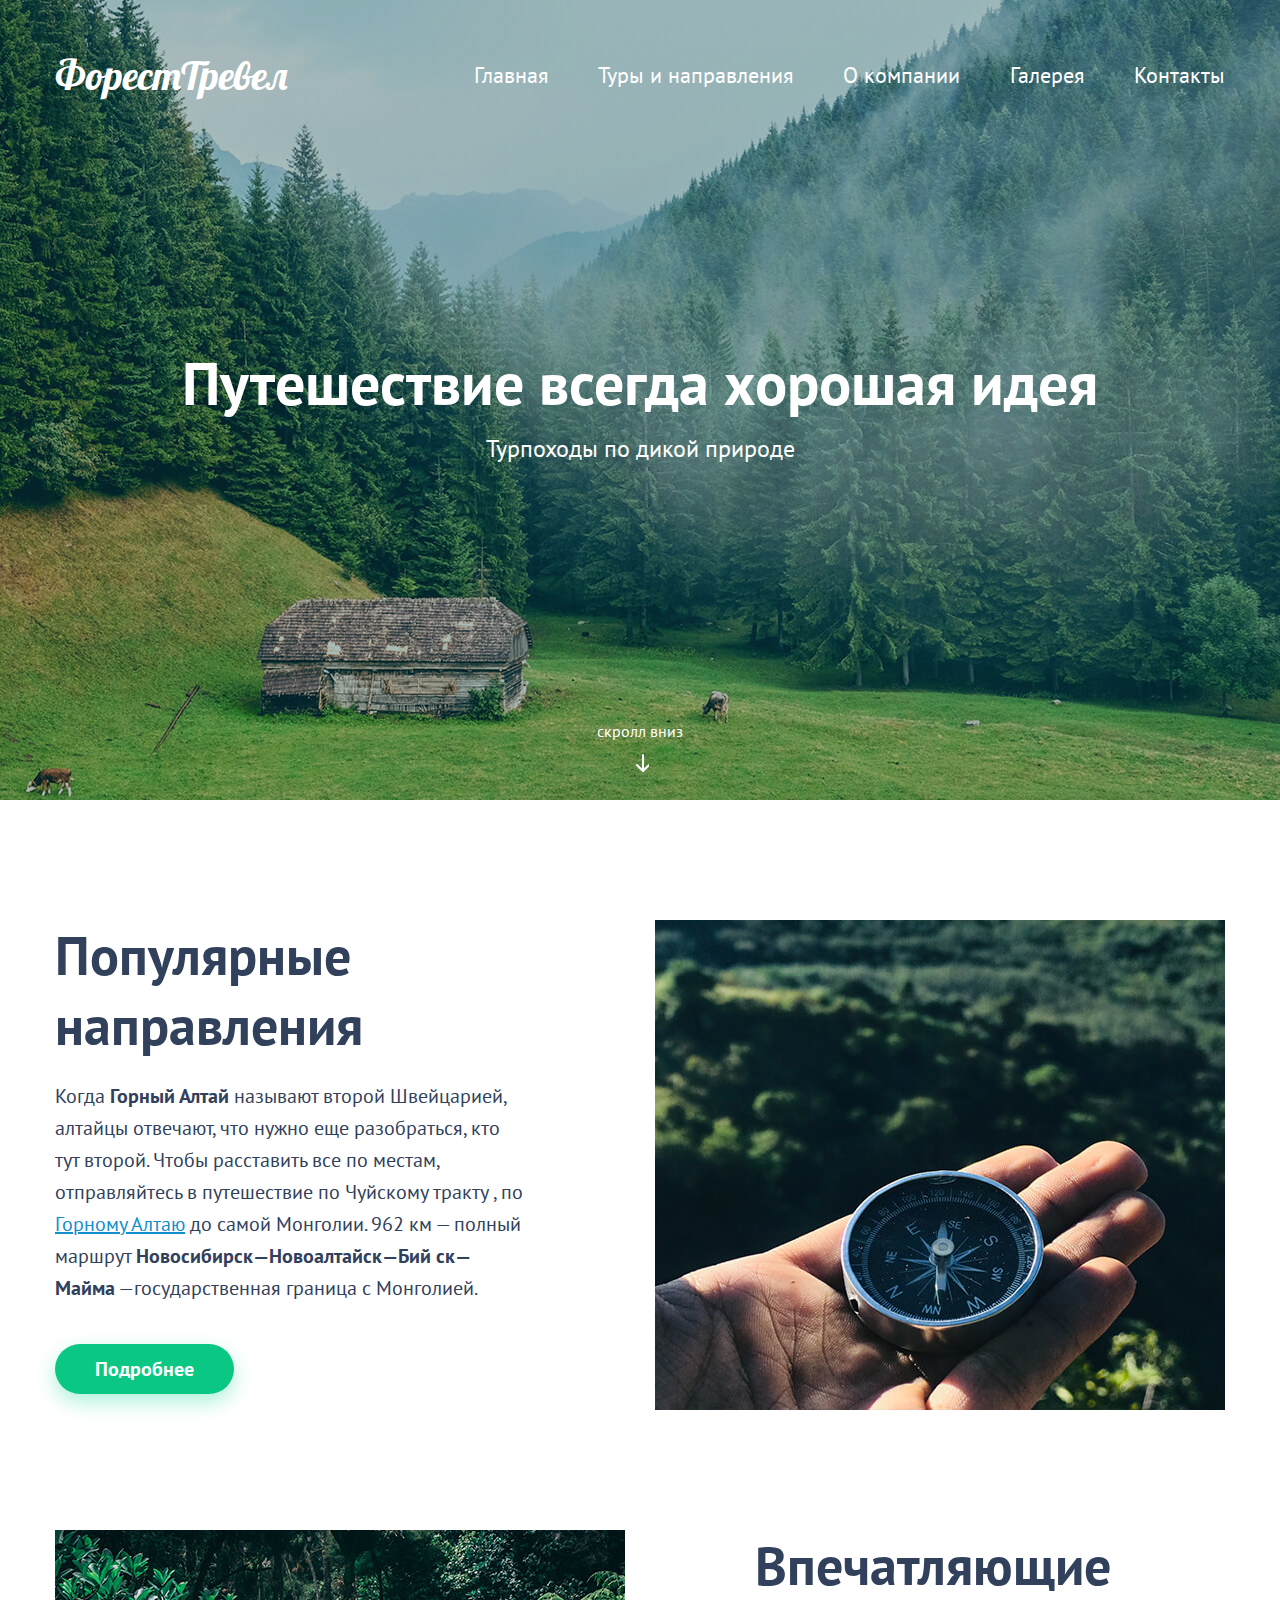
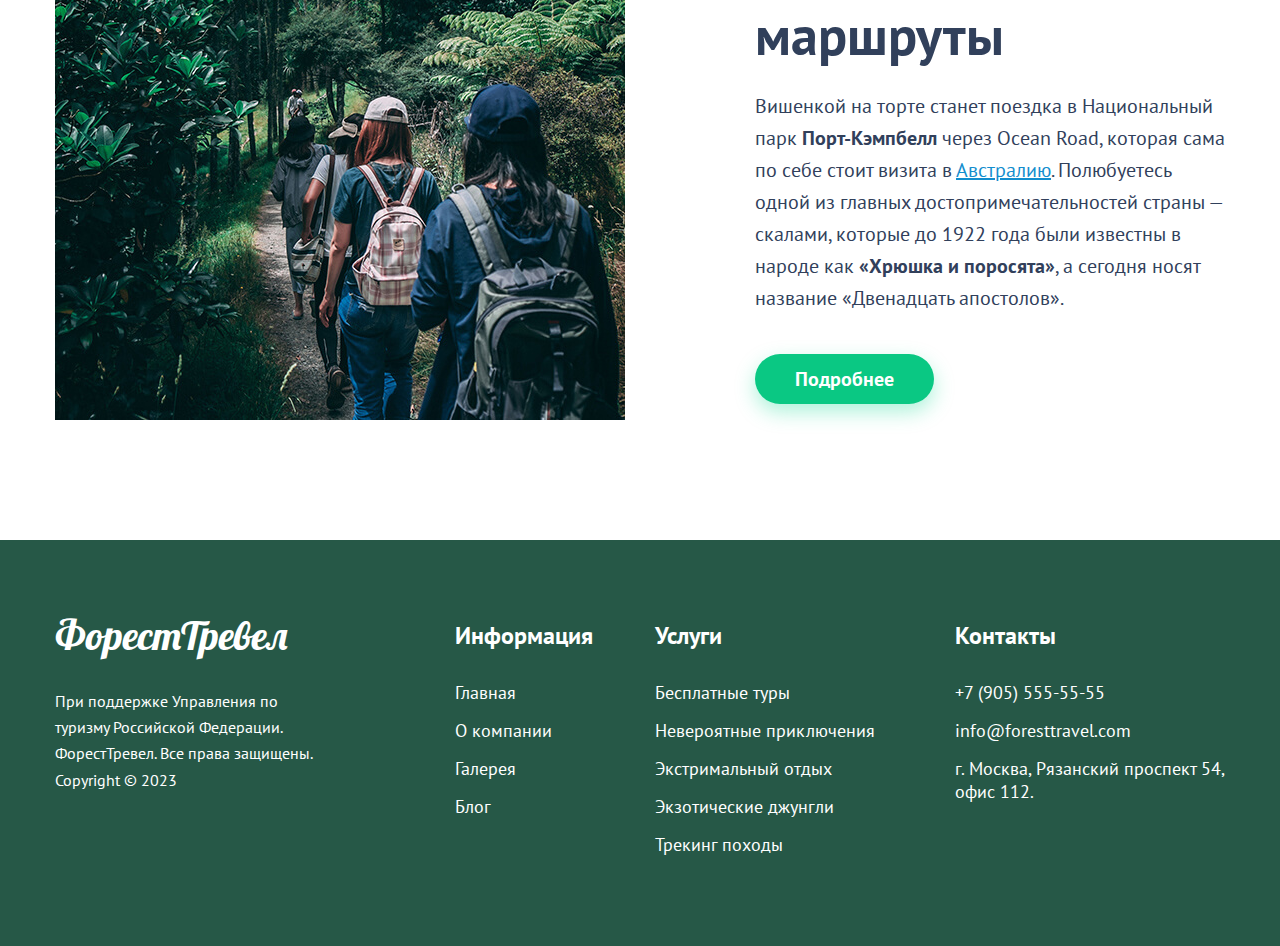
<file: index.html>
<!DOCTYPE html>
<html lang="ru">
	<head>
		<meta charset="UTF-8" />
		<meta name="viewport" content="width=device-width, initial-scale=1.0">

		<title>Туристическое агентство Форест Тревел</title>
		<meta
			name="description"
			content="Турпоходы по дикой природе от туристического агентства Форест Тревел в Москве"
		/>
		<meta name="keywords" content="турпоходы, лес, природа, турагентство, Форест Тревел" />

		<link rel="stylesheet" href="./css/main.css" />
		<link rel="stylesheet" href="./css/media.css" />

		<link rel="preconnect" href="https://fonts.gstatic.com" />
		<link
			href="https://fonts.googleapis.com/css2?family=Lobster&family=PT+Sans:wght@400;700&display=swap"
			rel="stylesheet"
		/>

		<meta property="og:url" content="https://webcademy.ru/test/forest-travel/index.html" />
		<meta property="og:type" content="website" />
		<meta property="og:title" content="Туристическое агентство Форест Тревел" />

		<meta property="og:description" content="Турпоходы по дикой природе" />
		<meta
			property="og:image"
			content="https://webcademy.ru/test/forest-travel/img/opengraph.jpg"
		/>

		<link rel="apple-touch-icon" sizes="180x180" href="./img/favicons/apple-touch-icon.png" />
		<link rel="icon" type="image/png" sizes="32x32" href="./img/favicons/favicon-32x32.png" />
		<link rel="icon" type="image/png" sizes="16x16" href="./img/favicons/favicon-16x16.png" />
		<link rel="manifest" href="./img/favicons/site.webmanifest" />
		<link rel="mask-icon" href="./img/favicons/safari-pinned-tab.svg" color="#5bbad5" />
		<link rel="shortcut icon" href="./img/favicons/favicon.ico" />

		<meta name="msapplication-TileColor" content="#00aba9" />
		<meta name="msapplication-config" content="./img/favicons/browserconfig.xml" />
		<meta name="theme-color" content="#ffffff" />
	</head>
	<body>
		<header class="header">
			<div class="header-top">
				<div class="logo">ФорестТревел</div>
				<nav class="header-nav">
					<ul class="header-nav-list">
						<li class="header-nav-list-item">
							<a class="header-nav-link" href="#">Главная</a>
						</li>
						<li class="header-nav-list-item">
							<a class="header-nav-link" href="#">Туры и направления</a>
						</li>
						<li class="header-nav-list-item">
							<a class="header-nav-link" href="#">О компании</a>
						</li>
						<li class="header-nav-list-item">
							<a class="header-nav-link" href="#">Галерея</a>
						</li>
						<li class="header-nav-list-item">
							<a class="header-nav-link" href="#">Контакты</a>
						</li>
					</ul>
					<button class="header-nav-button">
						<img src="./img/header/menu.svg" alt="Меню">
					</button>
				</nav>
			</div>

			<div class="header-content">
				<h1 class="header-title">Путешествие всегда хорошая идея</h1>
				<p>Турпоходы по дикой природе</p>
			</div>

			<a href="#" class="header-scroll">cкролл вниз</a>
		</header>

		<main class="main">
			<div class="container">
				<!-- main-row -->
				<article class="main-row">
					<div class="main-content">
						<div class="main-content-header">
							<h2 class="main-header">Популярные направления</h2>
						</div>
						<div class="main-content-text">
							<p>	Когда <b>Горный Алтай</b> называют второй Швейцарией, алтайцы отвечают, что нужно еще 
								разобраться, кто тут второй. Чтобы расставить все по местам, отправляйтесь в 
								путешествие по Чуйскому тракту , по <a href="#">Горному Алтаю</a> до самой Монголии. 962 км — полный
								маршрут <b>Новосибирск—Новоалтайск—Бий
									ск— Майма</b> —государственная граница 
								с Монголией. 
							</p>
						</div>
						<a href="#" class="button">Подробнее</a>
					</div>
					<div class="main-img">
						<img src="./img/main-page/img-01.jpg" alt="Популярные направления" />
					</div>
				</article>
				<!-- // main-row -->
				<!-- main-row -->
				<article class="main-row">
					<div class="main-content">
						<div class="main-content-header">
							<h2 class="main-header">Впечатляющие маршруты</h2>
						</div>
						<div class="main-content-text">
							<p>
								Вишенкой на торте станет поездка в Национальный парк 
								<b>Порт-Кэмпбелл</b> через Ocean Road, которая сама по себе стоит визита в <a href="#">Австралию</a>. 
								Полюбуетесь одной из главных достопримечательностей страны — скалами, которые до 1922 
								года были известны в народе как <b>«Хрюшка и поросята»</b>, а сегодня носят название «Двенадцать апостолов».
							</p>
						</div>
						<a href="#" class="button">Подробнее</a>
					</div>
					<div class="main-img">
						<img src="./img/main-page/img-02.jpg" alt="Популярные направления" />
					</div>
				</article>
				<!-- // main-row -->
			</div>
		</main>

		<footer class="footer">
			<div class="container">
				<div class="footer-row">
					<div class="footer-copyright">
						<div class="footer-logo">
							<div class="logo">ФорестТревел</div>
						</div>
						<p>
							При поддержке Управления по туризму Российской Федерации. ФорестТревел. 
							Все права защищены. Copyright © 2023
						</p>
					</div>

					<div class="footer-widgets-wrapper">
						<div class="footer-widget footer-widget-info">
							<h3 class="footer-widget-title">Информация</h3>
							<ul class="footer-widget-list">
								<li><a href="#">Главная</a></li>
								<li><a href="#">О компании</a></li>
								<li><a href="#">Галерея</a></li>
								<li><a href="#">Блог</a></li>
							</ul>
						</div>
						<div class="footer-widget footer-widget-services">
							<h3 class="footer-widget-title">Услуги</h3>
							<ul class="footer-widget-list">
								<li><a href="#">Бесплатные туры</a></li>
								<li><a href="#">Невероятные приключения</a></li>
								<li><a href="#">Экстримальный отдых</a></li>
								<li><a href="#">Экзотические джунгли</a></li>
								<li><a href="#">Трекинг походы</a></li>
							</ul>
						</div>
						<div class="footer-widget footer-widget-contacts">
							<h3 class="footer-widget-title">Контакты</h3>
							<p>+7 (905) 555-55-55</p>
							<p>info@foresttravel.com</p>
							<p>г. Москва, Рязанский проспект 54, офис 112.</p>
						</div>
					</div>
				</div>
			</div>
		</footer>
	</body>
</html>
</file>
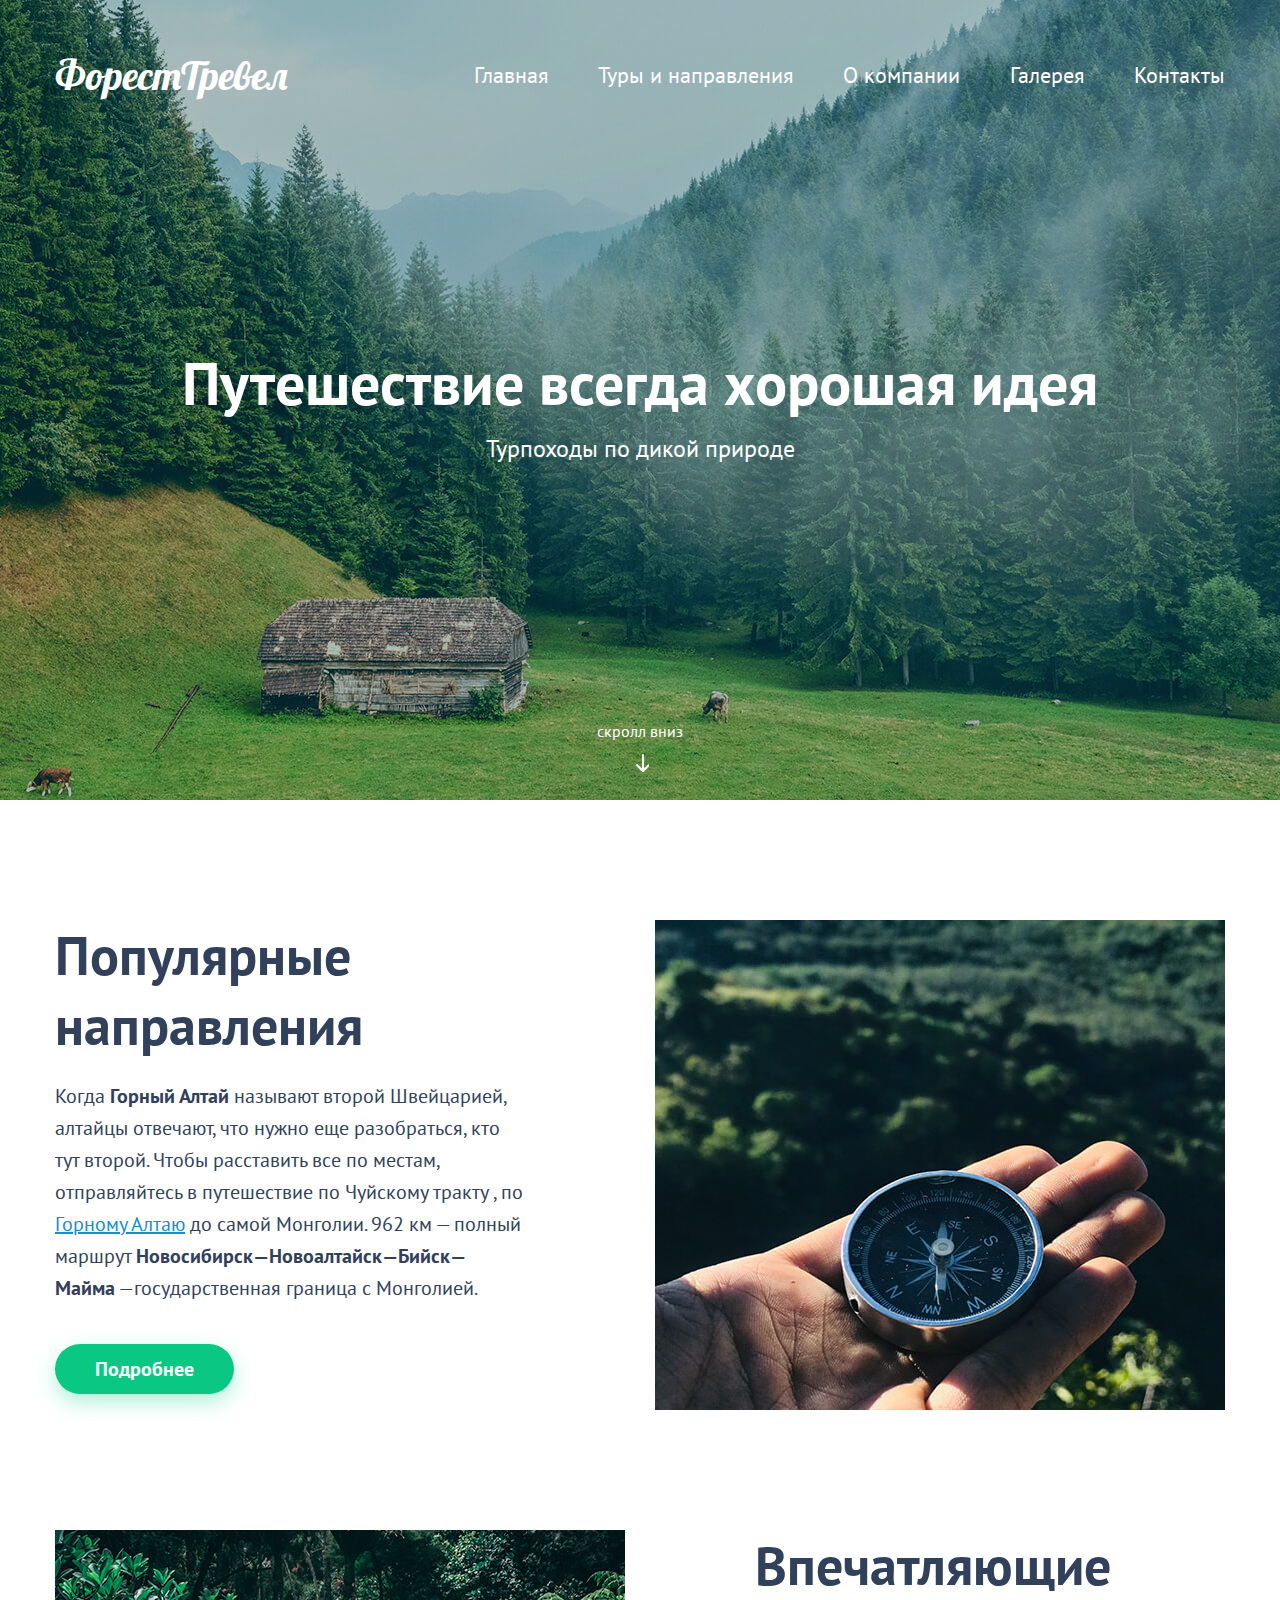
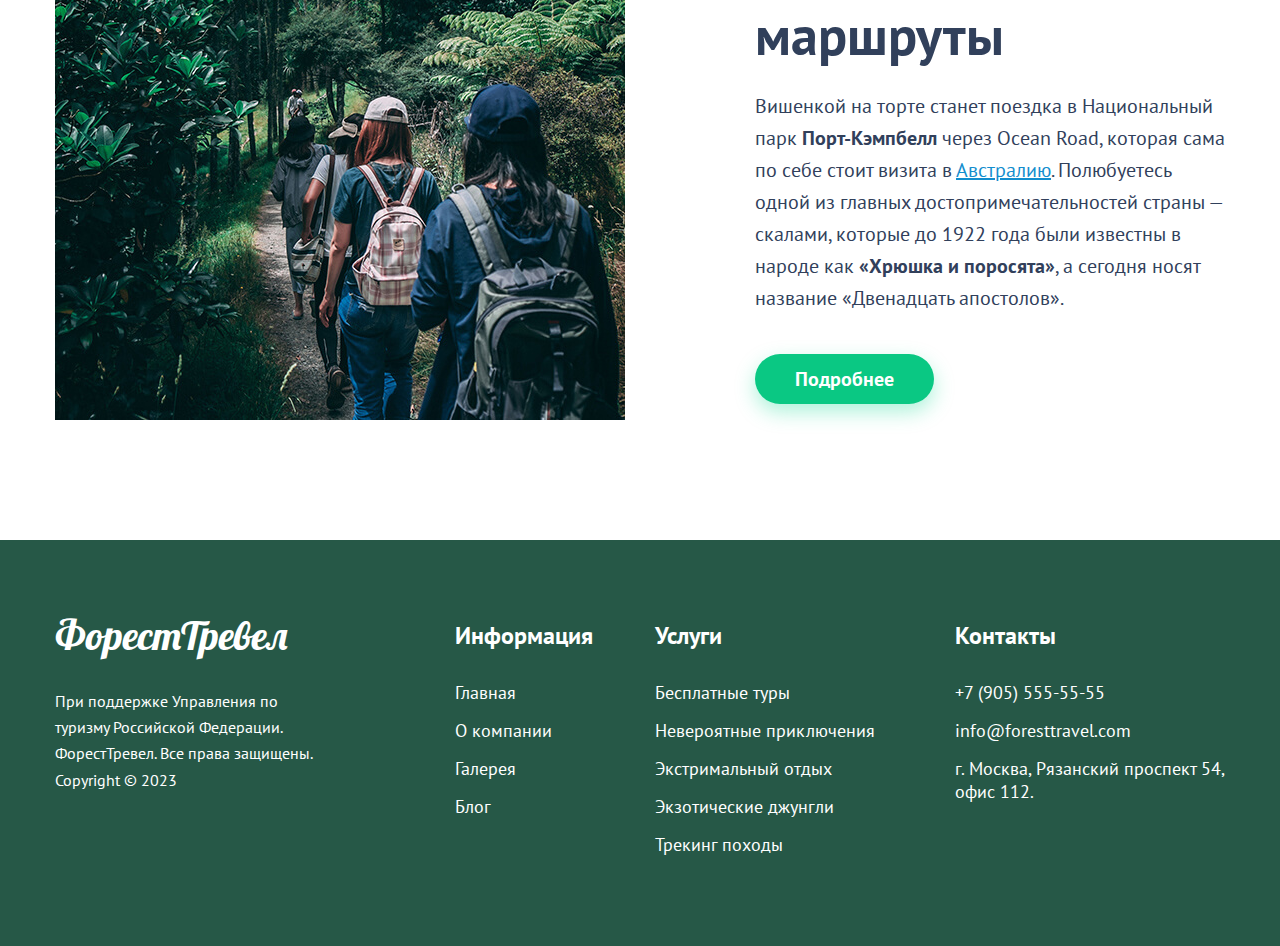
<file: main.html>
<!DOCTYPE html>
<html lang="ru">
	<head>
		<meta charset="UTF-8" />
		<meta name="viewport" content="width=device-width, initial-scale=1.0">

		<title>Туристическое агентство Форест Тревел</title>
		<meta
			name="description"
			content="Турпоходы по дикой природе от туристического агентства Форест Тревел в Москве"
		/>
		<meta name="keywords" content="турпоходы, лес, природа, турагентство, Форест Тревел" />

		<link rel="stylesheet" href="./css/main.css" />

		<link rel="preconnect" href="https://fonts.gstatic.com" />
		<link
			href="https://fonts.googleapis.com/css2?family=Lobster&family=PT+Sans:wght@400;700&display=swap"
			rel="stylesheet"
		/>

		<meta property="og:url" content="https://webcademy.ru/test/forest-travel/index.html" />
		<meta property="og:type" content="website" />
		<meta property="og:title" content="Туристическое агентство Форест Тревел" />

		<meta property="og:description" content="Турпоходы по дикой природе" />
		<meta
			property="og:image"
			content="https://webcademy.ru/test/forest-travel/img/opengraph.jpg"
		/>

		<link rel="apple-touch-icon" sizes="180x180" href="./img/favicons/apple-touch-icon.png" />
		<link rel="icon" type="image/png" sizes="32x32" href="./img/favicons/favicon-32x32.png" />
		<link rel="icon" type="image/png" sizes="16x16" href="./img/favicons/favicon-16x16.png" />
		<link rel="manifest" href="./img/favicons/site.webmanifest" />
		<link rel="mask-icon" href="./img/favicons/safari-pinned-tab.svg" color="#5bbad5" />
		<link rel="shortcut icon" href="./img/favicons/favicon.ico" />

		<meta name="msapplication-TileColor" content="#00aba9" />
		<meta name="msapplication-config" content="./img/favicons/browserconfig.xml" />
		<meta name="theme-color" content="#ffffff" />
	</head>
	<body>
		<header class="header">
			<div class="header-top">
				<div class="logo">ФорестТревел</div>
				<nav class="header-nav">
					<ul class="header-nav-list">
						<li class="header-nav-list-item">
							<a class="header-nav-link" href="#">Главная</a>
						</li>
						<li class="header-nav-list-item">
							<a class="header-nav-link" href="#">Туры и направления</a>
						</li>
						<li class="header-nav-list-item">
							<a class="header-nav-link" href="#">О компании</a>
						</li>
						<li class="header-nav-list-item">
							<a class="header-nav-link" href="#">Галерея</a>
						</li>
						<li class="header-nav-list-item">
							<a class="header-nav-link" href="#">Контакты</a>
						</li>
					</ul>
					<button class="header-nav-button">
						<img src="./img/header/menu.svg" alt="Меню">
					</button>
				</nav>
			</div>

			<div class="header-content">
				<h1 class="header-title">Путешествие всегда хорошая идея</h1>
				<p>Турпоходы по дикой природе</p>
			</div>

			<a href="#" class="header-scroll">cкролл вниз</a>
		</header>

		<main class="main">
			<div class="container">
				<!-- main-row -->
				<article class="main-row">
					<div class="main-content">
						<div class="main-content-header">
							<h2 class="main-header">Популярные направления</h2>
						</div>
						<div class="main-content-text">
							<p>	Когда <b>Горный Алтай</b> называют второй Швейцарией, алтайцы отвечают, что нужно еще 
								разобраться, кто тут второй. Чтобы расставить все по местам, отправляйтесь в 
								путешествие по Чуйскому тракту , по <a href="#">Горному Алтаю</a> до самой Монголии. 962 км — полный
								маршрут <b>Новосибирск—Новоалтайск—Бийск— Майма</b> —государственная граница 
								с Монголией. 
							</p>
						</div>
						<a href="#" class="button">Подробнее</a>
					</div>
					<div class="main-img">
						<img src="./img/main-page/img-01.jpg" alt="Популярные направления" />
					</div>
				</article>
				<!-- // main-row -->
				<!-- main-row -->
				<article class="main-row">
					<div class="main-content">
						<div class="main-content-header">
							<h2 class="main-header">Впечатляющие маршруты</h2>
						</div>
						<div class="main-content-text">
							<p>
								Вишенкой на торте станет поездка в Национальный парк 
								<b>Порт-Кэмпбелл</b> через Ocean Road, которая сама по себе стоит визита в <a href="#">Австралию</a>. 
								Полюбуетесь одной из главных достопримечательностей страны — скалами, которые до 1922 
								года были известны в народе как <b>«Хрюшка и поросята»</b>, а сегодня носят название «Двенадцать апостолов».
							</p>
						</div>
						<a href="#" class="button">Подробнее</a>
					</div>
					<div class="main-img">
						<img src="./img/main-page/img-02.jpg" alt="Популярные направления" />
					</div>
				</article>
				<!-- // main-row -->
			</div>
		</main>

		<footer class="footer">
			<div class="container">
				<div class="footer-row">
					<div class="footer-copyright">
						<div class="footer-logo">
							<div class="logo">ФорестТревел</div>
						</div>
						<p>
							При поддержке Управления по туризму Российской Федерации. ФорестТревел. 
							Все права защищены. Copyright © 2023
						</p>
					</div>

					<div class="footer-widgets-wrapper">
						<div class="footer-widget footer-widget-info">
							<h3 class="footer-widget-title">Информация</h3>
							<ul class="footer-widget-list">
								<li><a href="#">Главная</a></li>
								<li><a href="#">О компании</a></li>
								<li><a href="#">Галерея</a></li>
								<li><a href="#">Блог</a></li>
							</ul>
						</div>
						<div class="footer-widget footer-widget-services">
							<h3 class="footer-widget-title">Услуги</h3>
							<ul class="footer-widget-list">
								<li><a href="#">Бесплатные туры</a></li>
								<li><a href="#">Невероятные приключения</a></li>
								<li><a href="#">Экстримальный отдых</a></li>
								<li><a href="#">Экзотические джунгли</a></li>
								<li><a href="#">Трекинг походы</a></li>
							</ul>
						</div>
						<div class="footer-widget footer-widget-contacts">
							<h3 class="footer-widget-title">Контакты</h3>
							<p>+7 (905) 555-55-55</p>
							<p>info@foresttravel.com</p>
							<p>г. Москва, Рязанский проспект 54, офис 112.</p>
						</div>
					</div>
				</div>
			</div>
		</footer>
	</body>
</html>
</file>
<file: css/main.css>
/* main{
	display: none;
}

footer{
	display: none;
} 

header{
	display: none;
}   
  */



*,
*::before,
*::after {
	box-sizing: border-box;
}

html {
	height: 100%; /* sticky footer */
}

body {
	height: 100%; /* sticky footer */
	display: flex; /* sticky footer */
	flex-direction: column; /* sticky footer */
	margin: 0;
	font-family: 'PT Sans', sans-serif;
	color: #31405B;
}

body > * {
	flex-shrink: 0; /* sticky footer */
}

input {
	font-family: 'PT Sans', sans-serif;
}

label {
	cursor: pointer;
}

h1,
h2,
h3,
h4,
h5,
h6,
p {
	margin: 0;
}

img {
	display: block;
	max-width: 100%;
	height: auto;
}

ul {
	margin: 0;
	padding: 0;
	list-style-type: none;
}

fieldset {
	border: none;
	margin: 0;
	padding: 0;
}

legend {
	display: block;
	margin: 0;
	padding: 0;
	border: none;
}

.container {
	padding-left: 15px;
	padding-right: 15px;
	width: 1200px;
	margin: 0 auto;
}

.none {
	display: none;
}

.bgcolor {
	background-color: #f2f8f6;
}

.main-header {
	font-weight: bold;
	font-size: 54px;
	color: #31405b;
}

.inner-page {
	padding-top: 60px;
	padding-bottom: 100px;
}

.button {
	display: inline-block;
	height: 50px;
	padding-left: 40px;
	padding-right: 40px;
	background: #0ac883;
	box-shadow: 0px 8px 20px rgba(24, 219, 148, 0.35);
	border-radius: 50px;
	border: none;

	font-weight: bold;
	font-size: 20px;
	line-height: 50px;
	text-align: center;
	color: #ffffff;
	text-decoration: none;

	cursor: pointer;
}

/* header */

.header {
	position: relative;
	height: 800px;
	padding-top: 50px;
	background-color: #265847;
	background-image: url('./../img/header/header-bg.jpg');
	background-position: center;
	background-size: cover;
	color: #ffffff;
}

.header-inner {
	display: flex;
	align-items: center;
	height: 100px;
	background-color: #265847;
	background-image: url('./../img/header/header-small-bg.jpg');
	background-position: center;
	background-size: cover;
	color: #ffffff;
}

.header-top {
	display: flex;
	justify-content: space-between;
	align-items: center;
	margin: 0 auto;
	width: 1170px;
}

.logo {
	font-family: 'Lobster', cursive;
	font-weight: normal;
	font-size: 40px;
	color: #ffffff;
}

.header-nav {
	font-size: 22px;
	color: #ffffff;
}

.header-nav-list {
	display: flex;
}

.header-nav-list-item:not(:last-child) {
	margin-right: 50px;
}

.header-nav-link {
	color: #ffffff;
	text-decoration: none;
}

.header-nav-button{
	display:none;
}

.header-content {
	position: absolute;
	top: 50%;
	left: 50%;
	transform: translate(-50%, -50%);

	width: 1170px;
	text-align: center;
}

.header-title {
	margin-top: 16px;
	margin-bottom: 20px;
	font-weight: bold;
	font-size: 60px;
	color: #ffffff;
	line-height: 1;
}

.header-content p {
	font-size: 24px;
	color: #ffffff;
}

.header-scroll {
	position: absolute;
	bottom: 25px;
	left: 50%;
	transform: translateX(-50%);

	display: inline-block;
	padding-bottom: 34px;

	font-size: 16px;
	text-align: center;
	color: #ffffff;
	text-decoration: none;
}

.header-scroll::after {
	position: absolute;
	bottom: 0;
	left: 50%;
	transform: translateX(-50%);

	content: '';
	display: block;
	width: 18px;
	height: 24px;
	background-image: url('../img/header/arrow-down.svg');
}

/* Main */

.main {
	padding-top: 120px;
	padding-bottom: 120px;
}

.main-row {
	display: flex;
	justify-content: space-between;
	margin-bottom: 120px;
}

.main-row:last-child {
	margin-bottom: 0;
}

.main-row:nth-child(even) {
	flex-direction: row-reverse;
}

.main-content {
	width: 470px;
}

.main-content-header {
	margin-bottom: 20px;
}

.main-content-text {
	margin-bottom: 40px;
	font-size: 20px;
	line-height: 1.6;
	color: #31405b;
}

.main-content-text a {
	color: #138ece;
}

.main-content-text p {
	margin-top: 0;
	margin-bottom: 15px;
}

.main-img {
	width: 570px;
}

/* Footer */

.footer {
	margin-top: auto; /* sticky footer */
	padding-top: 70px;
	padding-bottom: 90px;
	background-color: #265847;
	color: #fff;
}

.footer a {
	color: #fff;
	text-decoration: none;
}

.footer a:hover {
	text-decoration: underline;
}

.footer-row {
	display: flex;
	justify-content: space-between;
}

.footer-widgets-wrapper {
	display: flex;
	padding-top: 10px;
}

.footer-copyright {
	width: 270px;
}

.footer-logo {
	margin-bottom: 28px;
}

.footer-copyright p {
	font-size: 16px;
	line-height: 1.64;
}

.footer-widget {
	font-size: 18px;
}

.footer-widget-info {
	width: 170px;
}

.footer-widget-services,
.footer-widget-contacts {
	width: 270px;
}

.footer-widget + .footer-widget {
	margin-left: 30px;
}

.footer-widget p {
	margin-top: 0;
	margin-bottom: 15px;
}

.footer-widget p:last-child{margin-bottom: 0;}

.footer-widget-title {
	margin-bottom: 30px;
	font-weight: bold;
	font-size: 24px;
	color: #ffffff;
}

.footer-widget-list {
	font-size: 18px;
}

.footer-widget-list li {
	margin-bottom: 15px;
}

.footer-widget-list li:last-child{margin-bottom: 0;}

/* Inner Page Tours */

.inner-page-tours-header {
	margin-bottom: 60px;
	text-align: center;
}

/* Cards */

.cards-first-row {
	display: flex;
	justify-content: space-between;
	margin-bottom: 30px;
}

.cards-second-row {
	display: flex;
	justify-content: space-between;
}

.cards-second-row-column > * + * {
	margin-top: 30px;
}

/* Card */

.card-link-wrapper {
	color: #fff;
	text-decoration: none;
}

.card-link-wrapper:hover {
	opacity: 0.9;
}

.card {
	width: 570px;
}

.card.bigger {
	width: 670px;
}

.card.small {
	width: 470px;
}

.card-title-wrapper {
	display: flex;
	align-items: center;
	height: 80px;
	padding-left: 30px;
	padding-right: 30px;
	background-color: #a6a6a6;
	color: #fff;

	overflow: hidden;
	white-space: nowrap;
}

.card.extreme-color .card-title-wrapper {
	background-color: #c1b19b;
}

.card.adventures-color .card-title-wrapper {
	background-color: #66b0be;
}

.card.tracking-color .card-title-wrapper {
	background-color: #876f56;
}

.card.jungle-color .card-title-wrapper {
	background-color: #27695e;
}

.card-title {
	font-size: 28px;
	font-weight: 700;
	text-overflow: ellipsis;
	overflow: hidden;
}

/* Article page */

.row-article-page {
	display: flex;
	justify-content: space-between;
}

.article-page-nav {
	width: 270px;
	flex-shrink: 0;
	flex-grow: 0;
}



.article-page-nav-title {
	margin-bottom: 34px;
	font-weight: 700;
	font-size: 28px;
	color: #31405b;
}

.article-page-nav-list {
	font-size: 20px;
	border-top: 1px solid #d6d9d8;
}

.article-page-nav-list li {
	border-bottom: 1px solid #d6d9d8;
}

.article-page-nav-list a {
	display: block;
	padding-top: 14px;
	padding-bottom: 14px;
	color: #138ece;
	text-decoration: none;
}

.article-page-nav-list a.active {
	font-weight: 700;
	color: #e04e4e;
}

.article-page-nav-list a:hover {
	text-decoration: underline;
}

/* article-page-article */

.article-page-article {
	width: 770px;
	flex-shrink: 0;
	flex-grow: 0;
	color: #31405b;
	font-size: 20px;
	line-height: 1.6;
}

.article-page-article h1,
.article-page-article h2,
.article-page-article h3,
.article-page-article h4,
.article-page-article h5,
.article-page-article h6 {
	margin-bottom: 15px;
	font-weight: 700;
	line-height: 1.2;
}

.article-page-article h1 {
	margin-top: -6px;
	margin-bottom: 40px;
	font-size: 54px;
}

.article-page-article h2 {
	font-size: 32px;
}

.article-page-article h3 {
	font-size: 26px;
}

.article-page-article h4 {
	font-size: 22px;
}

.article-page-article h5 {
	font-size: 20px;
}
.article-page-article h6 {
	font-size: 18px;
}

.article-page-article p {
	margin-bottom: 15px;
}

.article-page-article img {
	margin-top: 40px;
	margin-bottom: 40px;
}

.article-page-article > *:last-child {
	margin-bottom: 0;
}

/* Contacts page */

.contacts-header {
	margin-bottom: 40px;
}

.contact-row {
	display: flex;
	justify-content: space-between;
	align-items: flex-start;
}

.contact-info {
	width: 470px;
}

.contact-block + .contact-block {
	margin-top: 40px;
}

.contact-block-title {
	margin-bottom: 20px;
	color: #31405B;
	font-size: 28px;
	font-weight: 700;
}

.contact-block-body {
	font-size: 20px;
}

.contact-list li {
	margin-bottom: 15px;
}

.contact-list a {
	color: #138ece;
	text-decoration: none;
}

.contact-list-icon {
	position: relative;
	padding-left: 39px;
}

.contact-list-icon::before {
	content: "";
	display: block;
	position: absolute;
	top: 0;
	left: 0;
	width: 24px;
	height: 24px;
	/* background-color: red; */
}

.contact-list-icon.phone::before {
	background-image: url('./../img/icons/phone.svg');
}

.contact-list-icon.mail::before {
	background-image: url('./../img/icons/mail.svg');
}

.contact-list-icon.address::before {
	background-image: url('./../img/icons/map-pin.svg');
}

/* Contact form */

.form {
	padding: 40px;
	width: 630px;
	background: #FFFFFF;
	box-shadow: 0px 10px 20px rgba(211, 211, 211, 0.25);
}

.form-title {
	margin-bottom: 20px;
	font-size: 28px;
	font-weight: 700;
}

.form-group {
	margin-bottom: 30px;
}

.form-group:last-of-type {
	margin-bottom: 35px;
}

.form-group-title {
	margin-bottom: 15px;
	font-size: 20px;
	font-weight: 700;
}

.form-group-row {
	margin-bottom: 10px;
	display: flex;
	justify-content: space-between;
}

.form-group-row > .input + .input {
	margin-left: 10px;
}

.input {
	width: 100%;
	height: 50px;
	padding-left: 20px;
	padding-right: 20px;

	border: 1px solid #C0C0C0;
	border-radius: 6px;
	background: #EEEEEE;

	font-family: 'PT Sans', sans-serif;
	font-size: 18px;
	color: #31405B;
}

.input::placeholder {
	color: rgba(49, 64, 91, 0.5);
}

.radio-row {
	display: flex;
	align-items: flex-start;
	margin-bottom: 20px;
}

.real-radio {
	width: 0;
	height: 0;
	position: absolute;
	opacity: 0;
	z-index: -1;
	appearance: none;
}

.custom-radio {
	position: relative;
	display: inline-block;
	flex-shrink: 0;

	margin-right: 10px;
	width: 20px;
	height: 20px;
	vertical-align: bottom;

	background: #EEEEEE;
	border: 1px solid #C0C0C0;
	border-radius: 50%;
}

.real-radio:focus + .custom-radio {
	box-shadow: 0 0 0px 2px #333;
}

.custom-radio::before {
	display: block;
	position: absolute;
	top: 50%;
	left: 50%;
	transform: translate(-50%, -50%) scale(0);
	content: "";
	width: 12px;
	height: 12px;
	background: #2AB698;
	border-radius: 50%;

	transition: transform 0.2s ease-in;
}

.real-radio:checked + .custom-radio::before {
	transform: translate(-50%, -50%) scale(1);
}

/* Checkoboxes */

.checkbox-row {
	display: flex;
	align-items: flex-start;
	margin-bottom: 20px;
}

.real-checkbox {
	width: 0;
	height: 0;
	position: absolute;
	opacity: 0;
	z-index: -1;
	appearance: none;
}

.custom-checkbox {
	flex-shrink: 0;
	position: relative;
	display: inline-block;
	vertical-align: bottom;
	margin-right: 10px;
	width: 20px;
	height: 20px;
	background: #EEEEEE;
	border: 1px solid #C0C0C0;
	border-radius: 2px;
}

.real-checkbox:focus + .custom-checkbox {
	box-shadow: 0 0 0px 2px #333;
}

.custom-checkbox::before {
	content: "";
	display: block;
	position: absolute;
	top: 50%;
	left: 50%;
	transform: translate(-50%, -50%) scale(0);
	width: 17px;
	height: 17px;
	background-image: url('../img/icons/check.svg');

	transition: transform 0.2s ease-in;
}

.real-checkbox:checked + .custom-checkbox::before {
	transform: translate(-50%, -50%) scale(1);
}

/* UI */

.ui {
	padding: 40px;
}

.ui-header {
	font-size: 42px;
	margin-bottom: 40px;
}

.ui-header-2 {
	font-size: 32px;
	margin-bottom: 40px;
}

ul.ui-list {
	font-size: 18px;
	padding-left: 25px;
}

ul.ui-list li {
	margin-bottom: 10px;
	list-style-type: disc;
}

ul.ui-list a {
	color: #138ece;
}
</file>
<file: css/media.css>
/* Tablet */

@media(max-width: 1199px) {
	.container{width: 900px;}
  
    .header-nav-button{
        display:block;
        background: transparent;  
        border:none;
        /* добавляет прозрачность кнопке */
        padding: 0;
    }
    .header-nav-list {display: none;}
    .header-title{font-size: 52px;}
    .header-scroll{font-size: 0;}


    .header{height: 591px;}

    .header-top{
        width: 100%;
        padding-left: 15px;
        padding-right: 15px;
    }

    .header-content{
        width: 900px;
        padding-left: 15px;
        padding-right: 15px;
       
    }

      /* main */

    .main{
        padding-top: 80px;
        padding-bottom: 80px;
    }

    .main-content{width: 420px;}
    .main-img{
        width: 420px;
    }
    .main-header{
        font-size: 50px;
        line-height: 1;
    }

    .main-content-text{
        font-size: 18px;
        margin-bottom: 20px;
    } 

    .main-row{margin-bottom: 80px;}
 
/* footer */
   
    .footer{
        padding-top: 50px;
        padding-bottom: 50px;
        
    }

    .footer-widget-services{display: none;}
    
    .footer-copyright p{font-size: 14px;}

    .footer-logo{margin-bottom: 20px;}
    
    .footer-logo .logo{font-size: 30px;}

    .footer-widget-title{margin-bottom: 20px;}

}
  

/* Mobile */

@media(max-width: 899px) {
    .container{width: 100%;}

    .header-top{width: 100%;}

    .header-content{width: 100%;}

    .header-title{font-size: 42px;}

    .header-content p{font-size: 20px;}

  

    

/* main */

    .main{
        padding-top: 60px;
        padding-bottom: 60px;
}

    .main-content{width: 370px;}

    .main-row:nth-child(even){
        flex-direction: row-reverse;
    }
    
    .main-row{
        flex-direction: row-reverse;
        margin-bottom: 60px;
    }

    

   .main-img{
    width: 170px;
    margin-right: 30px;
    flex-shrink: 0;
   }

   .main-img img{
    height: 100%;
    width: 100%;
    object-fit: cover;
    }

    .main-header{font-size: 42px;}

    .main-content{width: auto;}

    .main-content-text{font-size: 16px;}

    .button{
        height: 46px;
        padding-left: 30px;
        padding-right: 30px;
        font-size: 18px;
        line-height: 46px;
    }

    /* footer */
   
    .footer{
        padding-top: 40px;
        padding-bottom: 40px;
        
    }

    .footer-row{flex-wrap: wrap;}

    .footer-widget + .footer-widget{margin-left: 0;}

    .footer-copyright{
        order:1;
        width: auto;
    }

    .footer-widgets-wrapper{
        width: 100%;
        margin-bottom: 50px;
        padding-top: 0;
        justify-content: space-between;
    }

  

    .footer-widgets-wrapper > *{width: calc(50% - 15px);}
  
}

/* Mobile XS */

@media(max-width: 599px) {
	.container{width: 100%;}

    .header-top, .header-content{width: 100%;}

    .header-content p {font-size: 18px;}
    .logo{font-size: 30px;}

    .header-title{
        font-size:32px;
        margin-bottom: 10px;
    }

    /* main */

    .main{
        padding-top: 40px;
        padding-bottom: 40px;
    }

    .main .container{width: 100%;}

    .main-row{flex-direction: column-reverse;}

    .main-header{font-size: 34px;}

    .main-img{
        width: auto;
        margin-right: 0;
        margin-bottom: 20px;
        height: 150px;
       }

       .main-row{
        flex-direction: column-reverse;
        margin-bottom: 40px;
       }

    .main-row:nth-child(even){flex-direction: column-reverse;}

    .footer{text-align: center;}


    .footer-row{flex-direction: column;}
    
    .footer-widget{margin-bottom: 40px;}

    .footer-widget:last-child{margin-bottom: 0;}

    .footer-widgets-wrapper{
        flex-direction: column;
        align-items: center;
        margin-bottom: 40px;
    
    }

    .footer-widget-title{
        font-size: 20px;
        margin-bottom: 10px;
        
    
    }

    .footer-widget-services{display: block;}

    .footer-widget + .footer-widget{margin-left: 0;}

    .footer-widgets-wrapper > *{width: auto;}

    .footer-widget-list{font-size: 16px;}

    .footer-widget-list li{margin-bottom: 10px;}
   

    .footer-widget p{
        font-size: 16px;
        margin-bottom: 10px;
    }

  

    .footer-logo{margin-bottom: 10px;}
}
</file>
